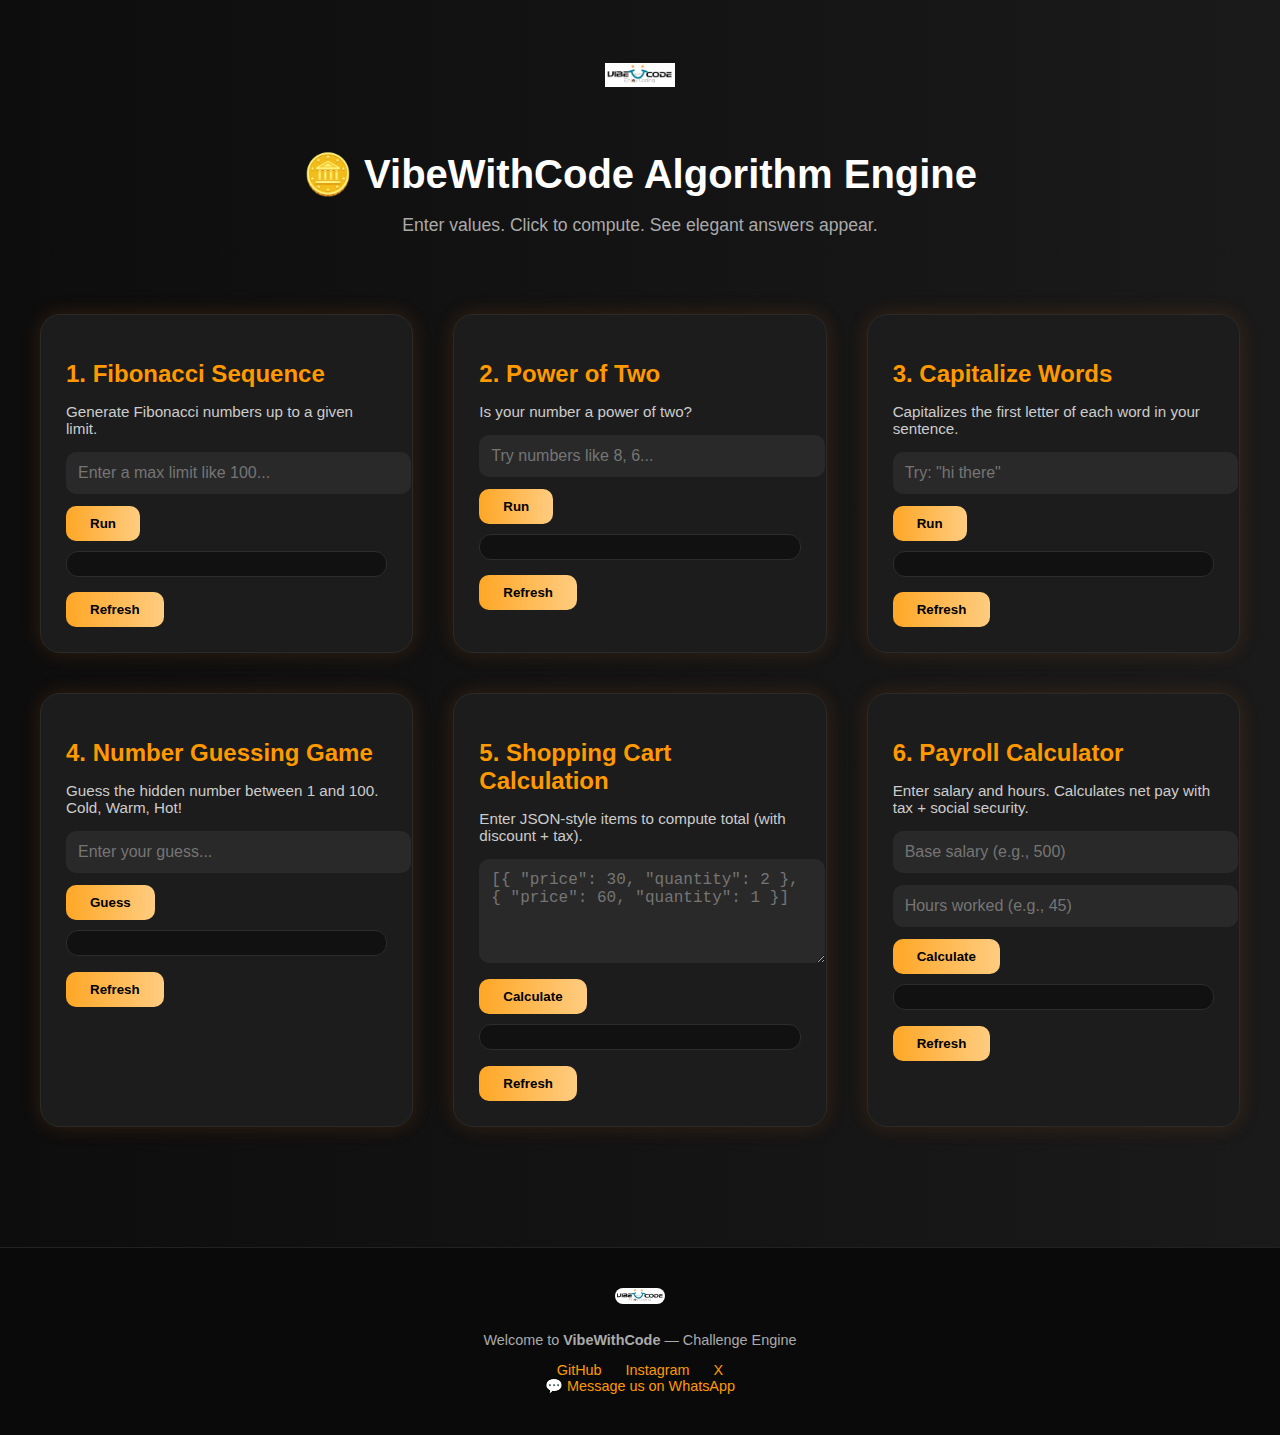
<file: index.html>
<!DOCTYPE html>
<html lang="en">
<head>
  <meta charset="UTF-8" />
  <meta name="viewport" content="width=device-width, initial-scale=1.0" />
  <title>VibeWithCode</title>
  <link rel="icon" type="image/png" href="logo.png" />
  <link rel="stylesheet" href="styles.css" />
  <script defer src="script.js"></script>
</head>
<body>

 


  <section class="infographics">
    <header class="main-title">
        <img src="logo.png" alt="Logo" class="logo" />
      <h1>🪙 VibeWithCode Algorithm Engine</h1>
      <p>Enter values. Click to compute. See elegant answers appear.</p>
    </header>

    <div class="questions">
      <div class="question-block" data-id="1">
        <div class="header-action">
          <h2>1. Fibonacci Sequence</h2>
        </div>
        <p>Generate Fibonacci numbers up to a given limit.</p>
        <input type="number" placeholder="Enter a max limit like 100..." />
        <button class="run-btn">Run</button>
        <pre class="output"></pre>
      </div>

      <div class="question-block" data-id="2">
        <div class="header-action">
          <h2>2. Power of Two</h2>
        </div>
        <p>Is your number a power of two?</p>
        <input type="number" placeholder="Try numbers like 8, 6..." />
        <button class="run-btn">Run</button>
        <pre class="output"></pre>
      </div>

      <div class="question-block" data-id="3">
        <div class="header-action">
          <h2>3. Capitalize Words</h2>
        </div>
        <p>Capitalizes the first letter of each word in your sentence.</p>
        <input type="text" placeholder='Try: "hi there"' />
        <button class="run-btn">Run</button>
        <pre class="output"></pre>
      </div>

      <div class="question-block" data-id="4">
        <div class="header-action">
          <h2>4. Number Guessing Game</h2>
        </div>
        <p>Guess the hidden number between 1 and 100. Cold, Warm, Hot!</p>
        <input type="number" placeholder="Enter your guess..." />
        <button class="run-btn">Guess</button>
        <pre class="output"></pre>
      </div>

      <div class="question-block" data-id="5">
        <div class="header-action">
          <h2>5. Shopping Cart Calculation</h2>
        </div>
        <p>Enter JSON-style items to compute total (with discount + tax).</p>
        <textarea placeholder='[{ "price": 30, "quantity": 2 }, { "price": 60, "quantity": 1 }]' rows="4"></textarea>
        <button class="run-btn">Calculate</button>
        <pre class="output"></pre>
      </div>

      <div class="question-block" data-id="6">
        <div class="header-action">
          <h2>6. Payroll Calculator</h2>
        </div>
        <p>Enter salary and hours. Calculates net pay with tax + social security.</p>
        <input type="number" placeholder="Base salary (e.g., 500)" />
        <input type="number" placeholder="Hours worked (e.g., 45)" />
        <button class="run-btn">Calculate</button>
        <pre class="output"></pre>
      </div>
    </div>
  </section>

  <footer class="footer">
    <img src="logo.png" alt="logo" class="footer-logo">
    <p>Welcome to <strong>VibeWithCode</strong> — Challenge Engine</p>
    <div class="social-links">
      <a href="https://github.com/DeenRamah" target="_blank">GitHub</a>
      <a href="https://instagram.com/deen_ramah" target="_blank">Instagram</a>
      <a href="https://x.com/deen_ramah" target="_blank">X</a>
    </div>
    <a class="whatsapp-link" href="https://wa.me/254719760996?text=Welcome%20to%20VibeWithCode" target="_blank">💬 Message us on WhatsApp</a>
  </footer>
</body>
</html>
</file>
<file: styles.css>
/* st.css */

body {
  margin: 0;
  padding: 0;
  background: linear-gradient(to right, #0d0d0d, #1a1a1a);
  color: #ffffff;
  font-family: 'Segoe UI', Tahoma, Geneva, Verdana, sans-serif;
  overflow-x: hidden;
}

.main-title {
  text-align: center;
  margin: 40px 0 20px;
  animation: fadeIn 1s ease-in-out;
}

.main-title h1 {
  font-size: 2.5rem;
  margin-bottom: 10px;
}

.main-title p {
  color: #aaa;
  font-size: 1.1rem;
}

.logo {
  width: 70px;
  height: 70px;
  object-fit: contain;
  border-radius: 12px;
  margin-bottom: 10px;
}

.infographics {
  display: flex;
  flex-direction: column;
  align-items: center;
  padding: 0 20px 60px;
  gap: 40px;
}

.questions {
  display: grid;
  grid-template-columns: repeat(auto-fit, minmax(320px, 1fr));
  gap: 40px;
  max-width: 1200px;
  width: 100%;
}

.question-block {
  background: #1c1c1c;
  padding: 25px;
  border-radius: 20px;
  box-shadow: 0 0 20px rgba(255, 115, 0, 0.15);
  border: 1px solid #2a2a2a;
  transition: transform 0.3s ease, box-shadow 0.3s ease;
  animation: slideUp 0.7s ease-in-out;
  position: relative;
}

.question-block:hover {
  transform: translateY(-8px);
  box-shadow: 0 0 25px rgba(255, 140, 0, 0.3);
}

.question-block h2 {
  color: #ff9900;
  font-size: 1.5rem;
  margin-bottom: 10px;
}

.question-block p {
  font-size: 0.95rem;
  color: #cccccc;
  margin-bottom: 15px;
}

.question-block input,
.question-block textarea {
  width: 100%;
  padding: 12px;
  margin-bottom: 12px;
  font-size: 1rem;
  border-radius: 10px;
  border: none;
  background: #292929;
  color: #ffffff;
  outline: none;
  transition: box-shadow 0.3s ease;
}

.question-block input:focus,
.question-block textarea:focus {
  box-shadow: 0 0 10px #ffae42;
}

textarea {
  resize: vertical;
  min-height: 80px;
}

.run-btn, .refresh-btn {
  background: linear-gradient(to right, #ffa726, #ffcc80);
  color: #000;
  font-weight: bold;
  border: none;
  padding: 10px 24px;
  border-radius: 10px;
  cursor: pointer;
  transition: all 0.3s ease;
  margin-right: 10px;
}

.run-btn:hover, .refresh-btn:hover {
  background: linear-gradient(to right, #ffd180, #ffe0b2);
}

.output {
  background: #111;
  padding: 12px;
  border-radius: 12px;
  font-family: monospace;
  white-space: pre-wrap;
  font-size: 0.95rem;
  color: #ffffff;
  border: 1px solid #2d2d2d;
  margin-top: 10px;
}

footer {
  text-align: center;
  padding: 40px 20px;
  background: #0a0a0a;
  color: #aaa;
  font-size: 0.9rem;
  border-top: 1px solid #222;
  margin-top: 60px;
}

footer img {
  width: 50px;
  margin-bottom: 10px;
  border-radius: 10px;
}

footer a {
  color: #f90;
  margin: 0 10px;
  text-decoration: none;
}

footer a:hover {
  text-decoration: underline;
}

@keyframes slideUp {
  from {
    opacity: 0;
    transform: translateY(25px);
  }
  to {
    opacity: 1;
    transform: translateY(0);
  }
}

@keyframes fadeIn {
  from {
    opacity: 0;
    transform: translateY(-10px);
  }
  to {
    opacity: 1;
    transform: translateY(0);
  }
}

@media (max-width: 600px) {
  .questions {
    grid-template-columns: 1fr;
  }

  .main-title h1 {
    font-size: 1.8rem;
  }
}
</file>
